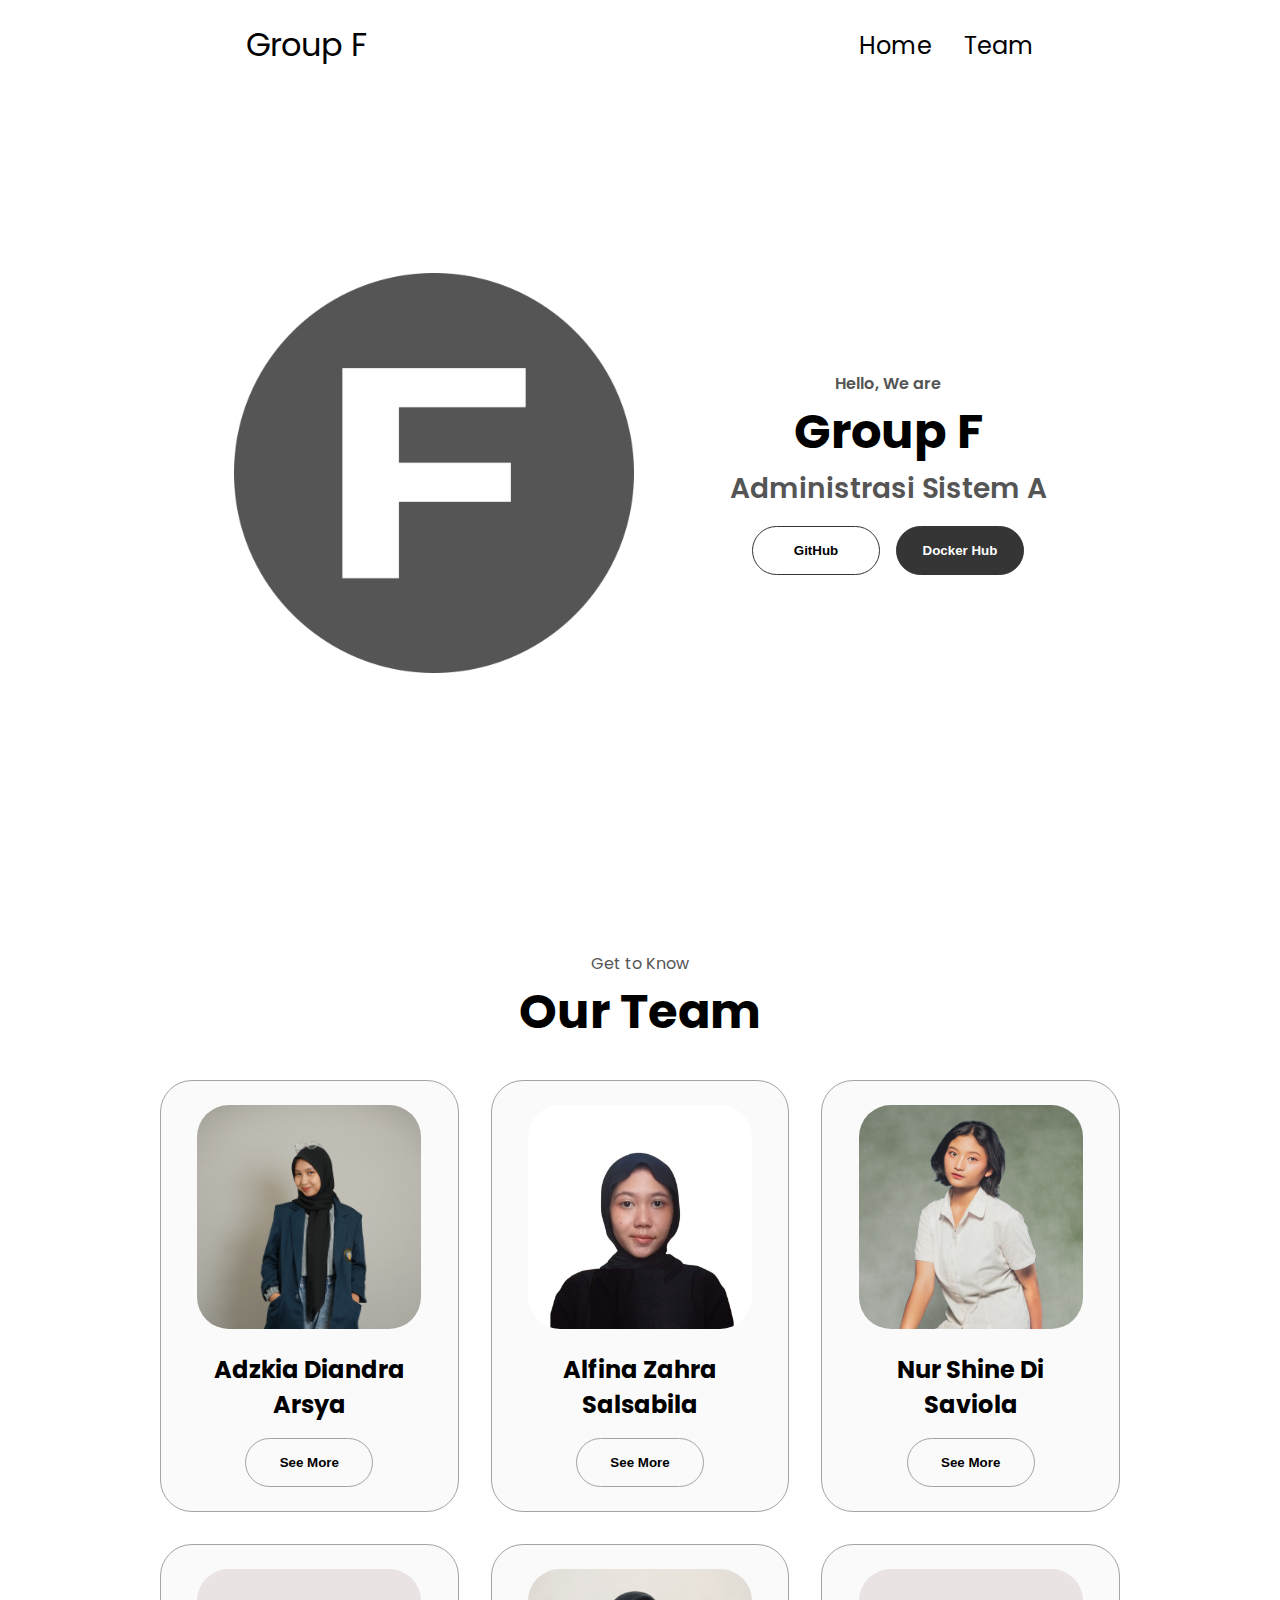
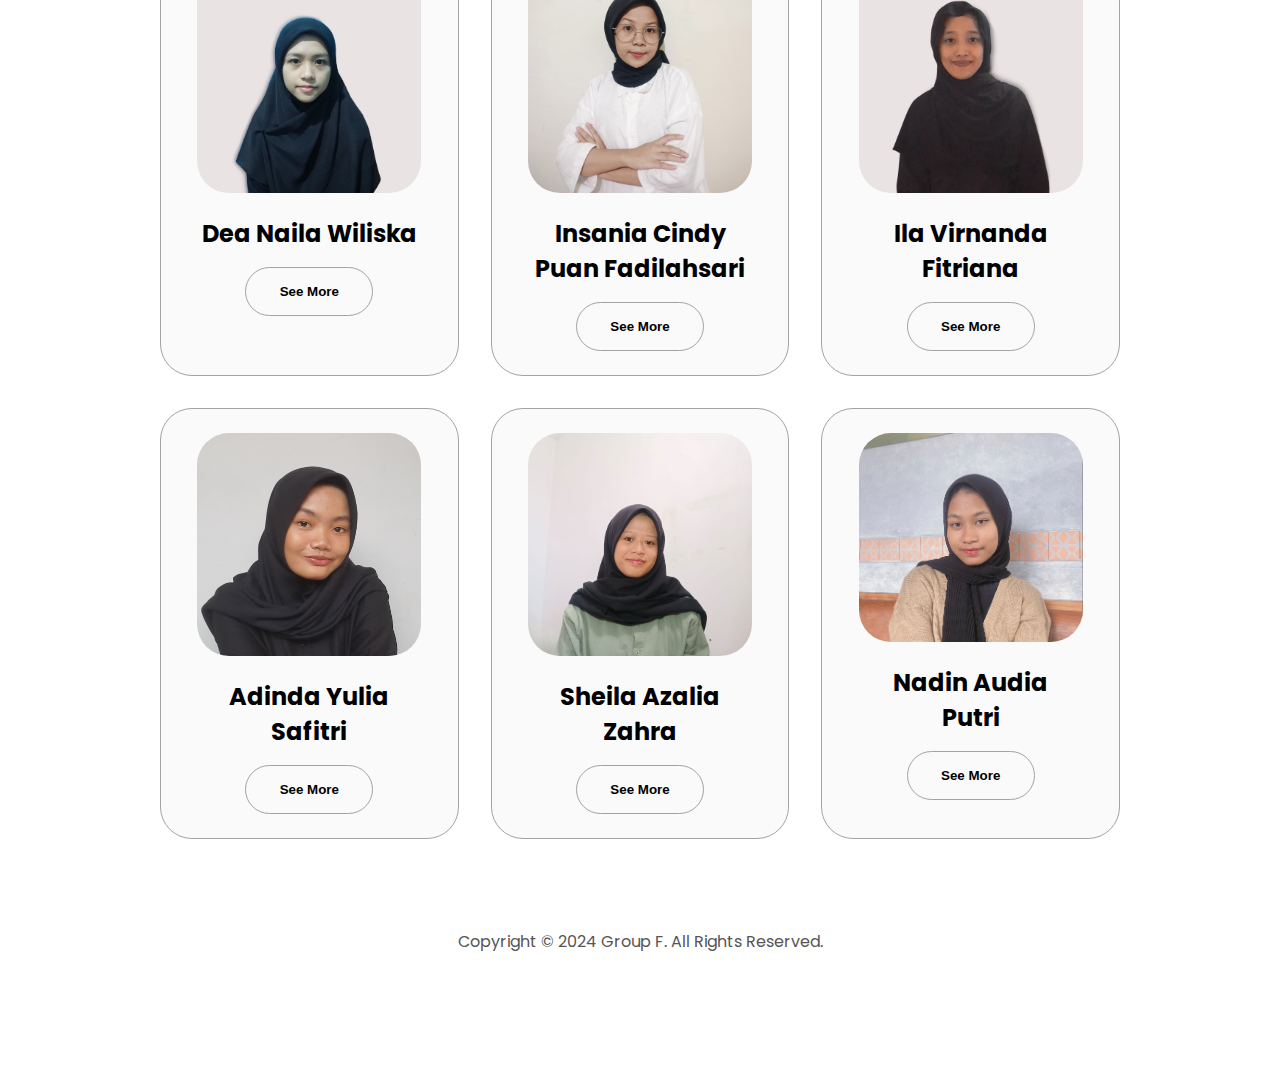
<file: index.html>
<!DOCTYPE html>
<html lang="en">
  <head>
    <meta charset="UTF-8" />
    <meta http-equiv="X-UA-Compatible" content="IE=edge" />
    <meta name="viewport" content="width=device-width, initial-scale=1.0" />
    <title>Group F</title>
    <link rel="stylesheet" href="style.css" />
    <link rel="stylesheet" href="mediaqueries.css" />
  </head>
  <body>
    <nav id="desktop-nav">
      <div class="logo">Group F</div>
      <div>
        <ul class="nav-links">
          <li><a href="#desktop-nav">Home</a></li>
          <li><a href="#team">Team</a></li>
        </ul>
      </div>
    </nav>
    <nav id="hamburger-nav">
      <div class="logo">Group F</div>
      <div class="hamburger-menu">
        <div class="hamburger-icon" onclick="toggleMenu()">
          <span></span>
          <span></span>
          <span></span>
        </div>
        <div class="menu-links">
          <li><a href="#desktop-nav" onclick="toggleMenu()">Home</a></li>
          <li><a href="#team" onclick="toggleMenu()">Team</a></li>
        </div>
      </div>
    </nav>
    <section id="profile">
      <div class="section__pic-container">
        <img src="./assets/ic_groupf.png" alt="Group F" />
      </div>
      <div class="section__text">
        <p class="section__text__p1">Hello, We are</p>
        <h1 class="title">Group F</h1>
        <p class="section__text__p2">Administrasi Sistem A</p>
        <div class="btn-container">
          <button class="btn btn-color-2" onclick="location.href='https://github.com/nurshineds/groupf-adsis'">
            GitHub
          </button>
          <button class="btn btn-color-1" onclick="location.href='https://hub.docker.com/repository/docker/namarepository'">
            Docker Hub
          </button>
        </div>
      </div>
    </section>


    <section id="team">
      <p class="section__text__p1">Get to Know</p>
      <h1 class="title">Our Team</h1>
      <div class="experience-details-container">
        <div class="about-containers">
          <div class="details-container color-container">
            <div class="article-container">
              <img
                src="./assets/kia.JPG"
                alt="Adzkia Diandra"
                class="project-img"
              />
            </div>
            <h2 class="experience-sub-title project-title">Adzkia Diandra Arsya</h2>
            <div class="btn-container">
              <button
                class="btn btn-color-2 project-btn"
                onclick="location.href='kia.html'"
              >
                See More
              </button>
            </div>
          </div>
          <div class="details-container color-container">
            <div class="article-container">
              <img
                src="./assets/Fina.jpg"
                alt="Alfina Zahra Salsabila"
                class="project-img"
              />
            </div>
            <h2 class="experience-sub-title project-title">Alfina Zahra Salsabila</h2>
 <div class="btn-container">
              <button
                class="btn btn-color-2 project-btn"
                onclick="location.href='fina.html'"
              >
                See More
              </button>
            </div>
          </div>
          <div class="details-container color-container">
            <div class="article-container">
              <img
                src="./assets/vio.jpg"
                alt="Nur Shine Di Saviola"
                class="project-img"
              />
            </div>
            <h2 class="experience-sub-title project-title">Nur Shine Di Saviola</h2>
 <div class="btn-container">
              <button
                class="btn btn-color-2 project-btn"
                onclick="location.href='vio.html'"
              >
                See More
              </button>
            </div>
          </div>
        </div>
      </div>
            <div class="experience-details-container">
        <div class="about-containers">
          <div class="details-container color-container">
            <div class="article-container">
              <img
                src="./assets/Dea.jpg"
                alt="Dea Naila Wiliska"
                class="project-img"
              />
            </div>
            <h2 class="experience-sub-title project-title">Dea Naila Wiliska</h2>
            <div class="btn-container">
              <button
                class="btn btn-color-2 project-btn"
                onclick="location.href='dea.html'"
              >
                See More
              </button>
            </div>
          </div>
          <div class="details-container color-container">
            <div class="article-container">
              <img
                src="./assets/cindy.jpg"
                alt="Insania Cindy Puan Fadilahsari"
                class="project-img"
              />
            </div>
            <h2 class="experience-sub-title project-title">Insania Cindy Puan Fadilahsari</h2>
 <div class="btn-container">
              <button
                class="btn btn-color-2 project-btn"
                onclick="location.href='cindy.html'"
              >
                See More
              </button>
            </div>
          </div>
          <div class="details-container color-container">
            <div class="article-container">
              <img
                src="./assets/Ila.jpg"
                alt="Ila Vernanda Fitriana"
                class="project-img"
              />
            </div>
            <h2 class="experience-sub-title project-title">Ila Virnanda Fitriana</h2>
 <div class="btn-container">
              <button
                class="btn btn-color-2 project-btn"
                onclick="location.href='ila.html'"
              >
                See More
              </button>
            </div>
          </div>
        </div>
      </div>
            <div class="experience-details-container">
        <div class="about-containers">
          <div class="details-container color-container">
            <div class="article-container">
              <img
                src="./assets/dinda.jpg"
                alt="Adinda Yulia Safitri"
                class="project-img"
              />
            </div>
            <h2 class="experience-sub-title project-title">Adinda Yulia Safitri</h2>
            <div class="btn-container">
              <button
                class="btn btn-color-2 project-btn"
                onclick="location.href='dinda.html'"
              >
                See More
              </button>
            </div>
          </div>
          <div class="details-container color-container">
            <div class="article-container">
              <img
                src="./assets/Sheila.jpg"
                alt="Sheila Azalia Zahra"
                class="project-img"
              />
            </div>
            <h2 class="experience-sub-title project-title">Sheila Azalia Zahra</h2>
 <div class="btn-container">
              <button
                class="btn btn-color-2 project-btn"
                onclick="location.href='sheila.html'"
              >
                See More
              </button>
            </div>
          </div>
          <div class="details-container color-container">
            <div class="article-container">
              <img
                src="./assets/Nadin.png"
                alt="Nadin Audia Putri"
                class="project-img"
              />
            </div>
            <h2 class="experience-sub-title project-title">Nadin Audia Putri</h2>
 <div class="btn-container">
              <button
                class="btn btn-color-2 project-btn"
                onclick="location.href='nadin.html'"
              >
                See More
              </button>
            </div>
          </div>
        </div>
      </div>
    </section>
    <footer>
      <p>Copyright &#169; 2024 Group F. All Rights Reserved.</p>
    </footer>
    <script src="script.js"></script>
  </body>
</html>
</file>
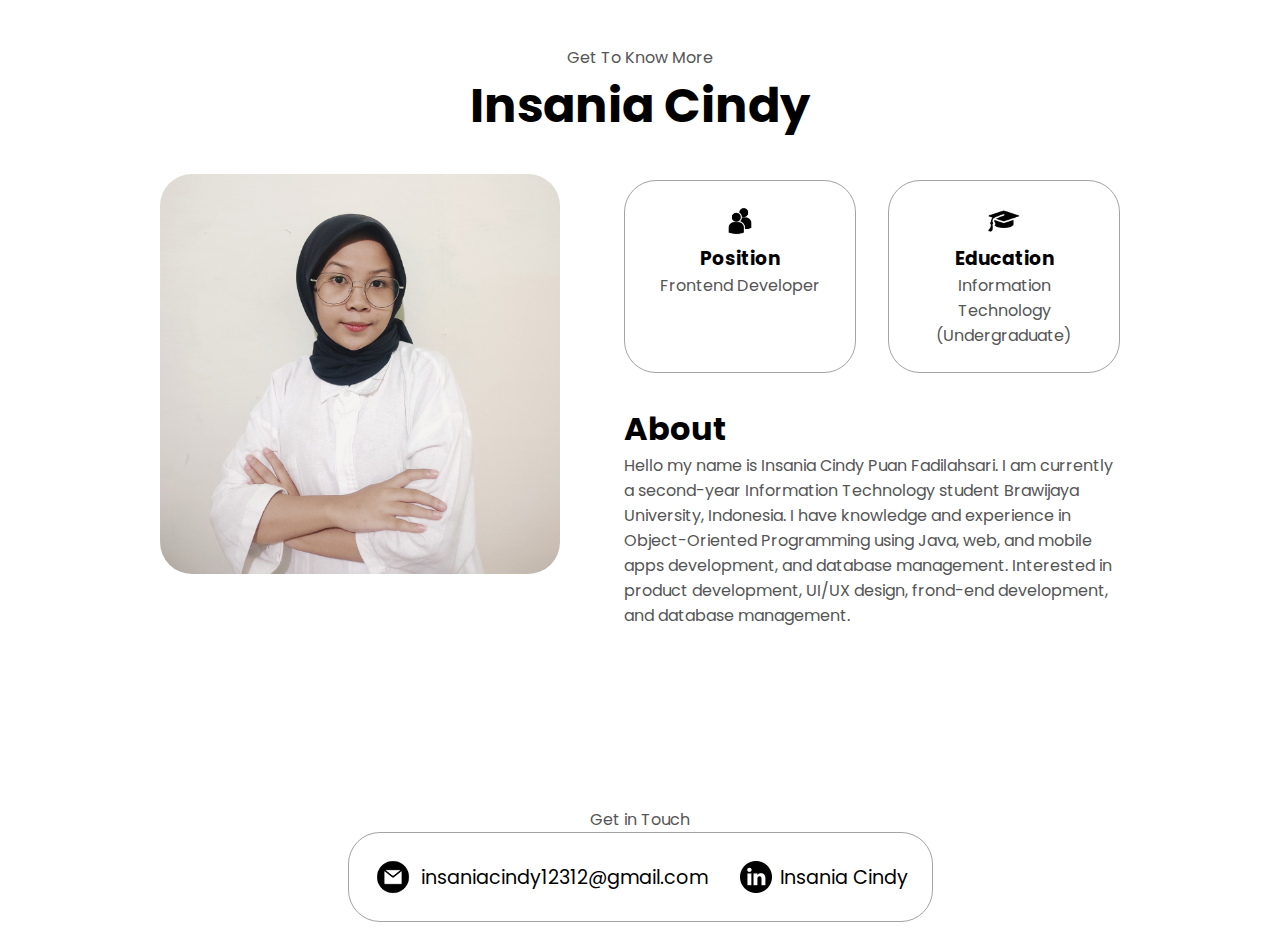
<file: cindy.html>
<!DOCTYPE html>
<html lang="en">
  <head>
    <meta charset="UTF-8" />
    <meta http-equiv="X-UA-Compatible" content="IE=edge" />
    <meta name="viewport" content="width=device-width, initial-scale=1.0" />
    <title>Group F</title>
    <link rel="stylesheet" href="persona.css" />
    <link rel="stylesheet" href="mediaqueries.css" />
  </head>
  <body>

    <section id="about">
      <p class="section__text__p1">Get To Know More</p>
      <h1 class="title">Insania Cindy</h1>
      <div class="section-container">
        <div class="section__pic-container">
          <img
            src="./assets/cindy.jpg"
            alt="Profile picture"
            class="about-pic"
          />
        </div>
        <div class="about-details-container">
          <div class="about-containers">
            <div class="details-container">
              <img
                src="./assets/education.png"
                alt="Experience icon"
                class="icon"
              />
              <h3>Position</h3>
              <p>Frontend Developer</p>
            </div>
            <div class="details-container">
              <img
                src="./assets/pngegg.png"
                alt="Education icon"
                class="icon"
              />
              <h3>Education</h3>
              <p>Information Technology (Undergraduate)</p>
            </div>
          </div>
          <div class="text-container">
            <h1>About</h1>
            <p>
              Hello my name is Insania Cindy Puan Fadilahsari. I am currently a second-year Information Technology student Brawijaya University, Indonesia. I have knowledge and experience in Object-Oriented Programming using Java, web, and mobile apps development, and database management. Interested in product development, UI/UX design, frond-end development, and database management.
            </p>
          </div>
        </div>
      </div>
    </section>
    <section id="contact">
      <p class="section__text__p1">Get in Touch</p>
      <div class="contact-info-upper-container">
        <div class="contact-info-container">
          <img
            src="./assets/email.png"
            alt="Email icon"
            class="icon contact-icon email-icon"
          />
          <p><a href="mailto:insaniacindy12312@gmail.com">insaniacindy12312@gmail.com</a></p>
        </div>
        <div class="contact-info-container">
          <img
            src="./assets/linkedin.png"
            alt="LinkedIn icon"
            class="icon contact-icon"
          />
          <p><a href="https://www.linkedin.com/in/insaniacindy">Insania Cindy</a></p>
        </div>
      </div>
    </section>
    <script src="script.js"></script>
  </body>
</html>
</file>
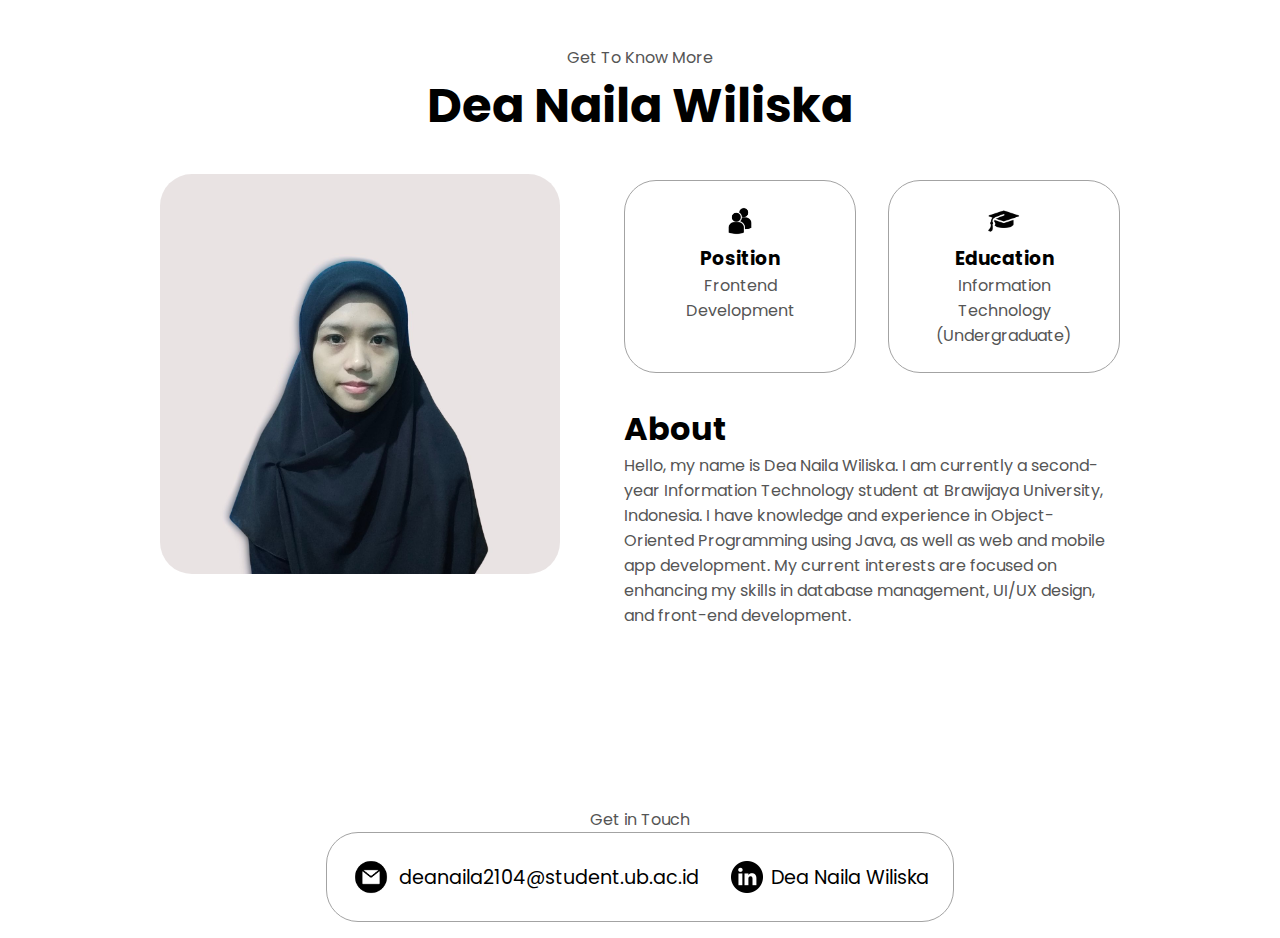
<file: dea.html>
<!DOCTYPE html>
<html lang="en">
  <head>
    <meta charset="UTF-8" />
    <meta http-equiv="X-UA-Compatible" content="IE=edge" />
    <meta name="viewport" content="width=device-width, initial-scale=1.0" />
    <title>Group F</title>
    <link rel="stylesheet" href="persona.css" />
    <link rel="stylesheet" href="mediaqueries.css" />
  </head>
  <body>

    <section id="about">
      <p class="section__text__p1">Get To Know More</p>
      <h1 class="title">Dea Naila Wiliska</h1>
      <div class="section-container">
        <div class="section__pic-container">
          <img
            src="./assets/Dea.jpg"
            alt="Profile picture"
            class="about-pic"
          />
        </div>
        <div class="about-details-container">
          <div class="about-containers">
            <div class="details-container">
              <img
                src="./assets/education.png"
                alt="Experience icon"
                class="icon"
              />
              <h3>Position</h3>
              <p>Frontend Development</p>
            </div>
            <div class="details-container">
              <img
                src="./assets/pngegg.png"
                alt="Education icon"
                class="icon"
              />
              <h3>Education</h3>
              <p>Information Technology (Undergraduate)</p>
            </div>
          </div>
          <div class="text-container">
            <h1>About</h1>
            <p>
              Hello, my name is Dea Naila Wiliska. I am currently a second-year Information Technology student at Brawijaya University, Indonesia. I have knowledge and experience in Object-Oriented Programming using Java, as well as web and mobile app development. My current interests are focused on enhancing my skills in database management, UI/UX design, and front-end development.
            </p>
          </div>
        </div>
      </div>
    </section>
    <section id="contact">
      <p class="section__text__p1">Get in Touch</p>
      <div class="contact-info-upper-container">
        <div class="contact-info-container">
          <img
            src="./assets/email.png"
            alt="Email icon"
            class="icon contact-icon email-icon"
          />
          <p><a href="mailto:deanaila2104@student.ub.ac.id">deanaila2104@student.ub.ac.id</a></p>
        </div>
        <div class="contact-info-container">
          <img
            src="./assets/linkedin.png"
            alt="LinkedIn icon"
            class="icon contact-icon"
          />
          <p><a href="https://www.linkedin.com/in/deanailawiliska">Dea Naila Wiliska</a></p>
        </div>
      </div>
    </section>
    <script src="script.js"></script>
  </body>
</html>
</file>
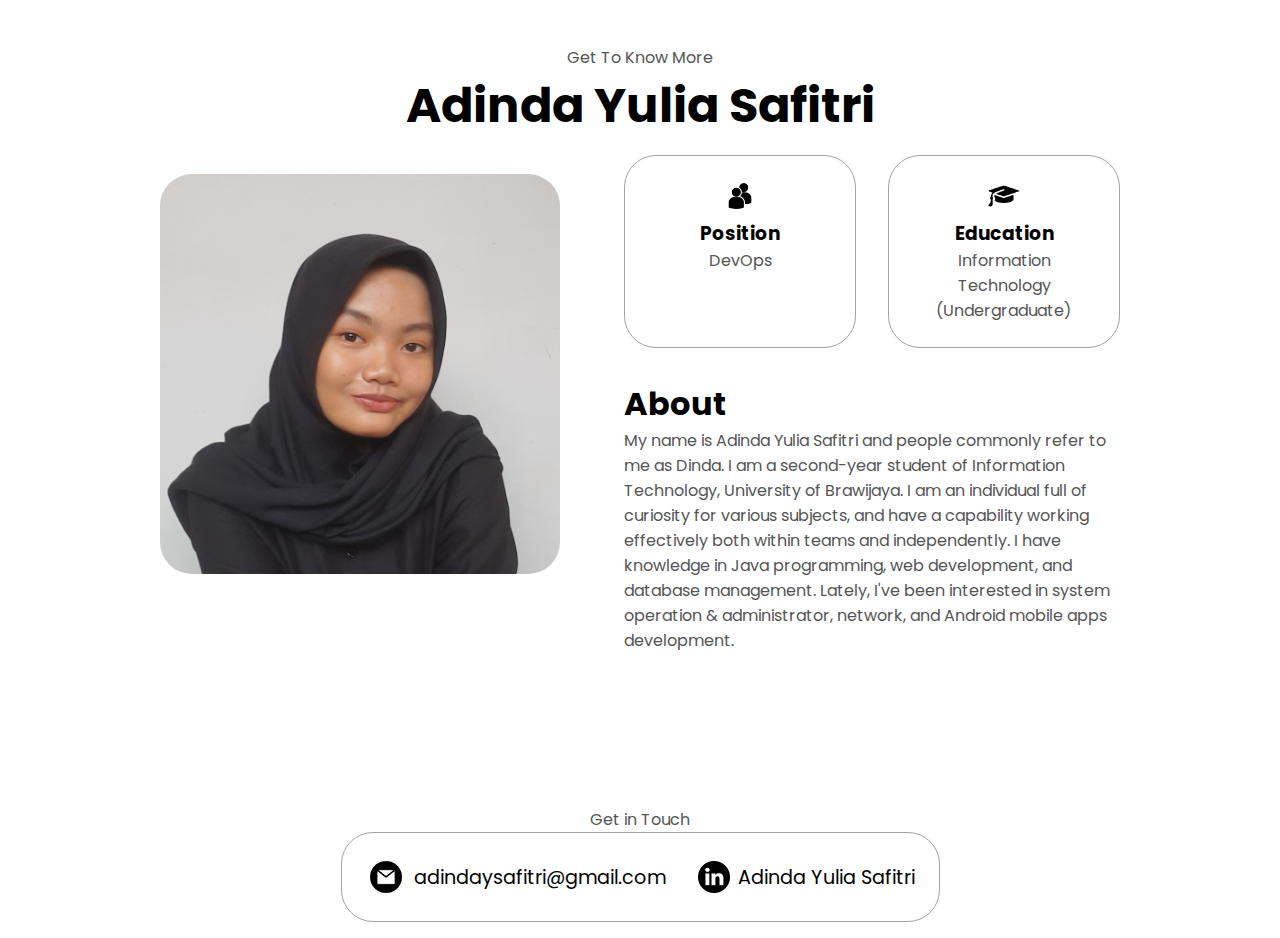
<file: dinda.html>
<!DOCTYPE html>
<html lang="en">
  <head>
    <meta charset="UTF-8" />
    <meta http-equiv="X-UA-Compatible" content="IE=edge" />
    <meta name="viewport" content="width=device-width, initial-scale=1.0" />
    <title>Group F</title>
    <link rel="stylesheet" href="persona.css" />
    <link rel="stylesheet" href="mediaqueries.css" />
  </head>
  <body>

    <section id="about">
      <p class="section__text__p1">Get To Know More</p>
      <h1 class="title">Adinda Yulia Safitri</h1>
      <div class="section-container">
        <div class="section__pic-container">
          <img
            src="./assets/dinda.jpg"
            alt="Profile picture"
            class="about-pic"
          />
        </div>
        <div class="about-details-container">
          <div class="about-containers">
            <div class="details-container">
              <img
                src="./assets/education.png"
                alt="Experience icon"
                class="icon"
              />
              <h3>Position</h3>
              <p>DevOps</p>
            </div>
            <div class="details-container">
              <img
                src="./assets/pngegg.png"
                alt="Education icon"
                class="icon"
              />
              <h3>Education</h3>
              <p>Information Technology (Undergraduate)</p>
            </div>
          </div>
          <div class="text-container">
            <h1>About</h1>
            <p>
              My name is Adinda Yulia Safitri and people commonly refer 
              to me as Dinda. I am a second-year student of Information 
              Technology, University of Brawijaya. I am an individual full 
              of curiosity for various subjects, and have a capability working 
              effectively both within teams and independently. I have knowledge 
              in Java programming, web development, and database management. 
              Lately, I've been interested in system operation & administrator, 
              network, and Android mobile apps development.  
            </p>
          </div>
        </div>
      </div>
    </section>
    <section id="contact">
      <p class="section__text__p1">Get in Touch</p>
      <div class="contact-info-upper-container">
        <div class="contact-info-container">
          <img
            src="./assets/email.png"
            alt="Email icon"
            class="icon contact-icon email-icon"
          />
          <p><a href="mailto:adindaysafitri@gmail.com">adindaysafitri@gmail.com</a></p>
        </div>
        <div class="contact-info-container">
          <img
            src="./assets/linkedin.png"
            alt="LinkedIn icon"
            class="icon contact-icon"
          />
          <p><a href="https://www.linkedin.com/in/adinda-yulia-safitri-b8b06a263/">Adinda Yulia Safitri</a></p>
        </div>
      </div>
    </section>
    <script src="script.js"></script>
  </body>
</html>
</file>
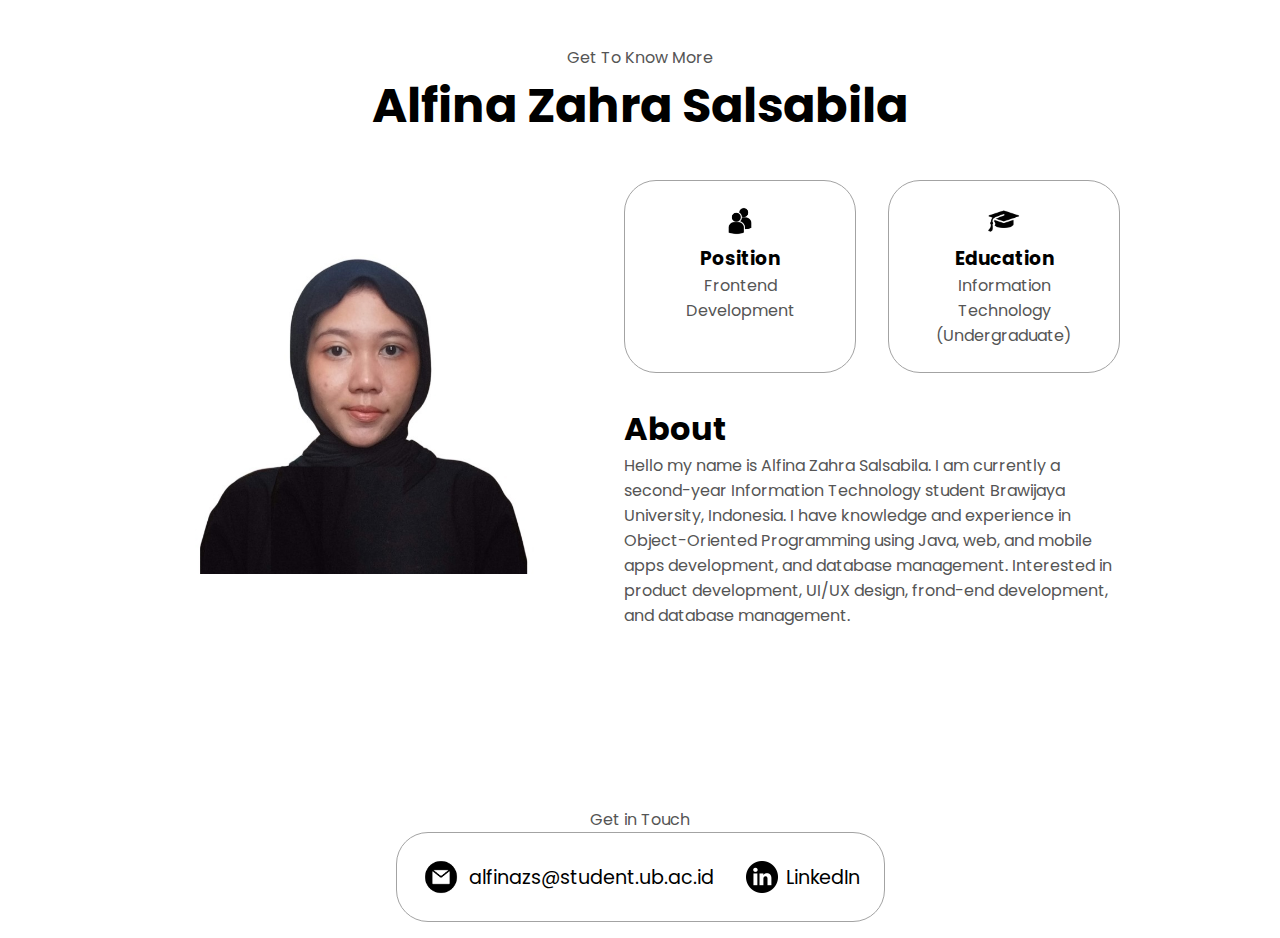
<file: fina.html>
<!DOCTYPE html>
<html lang="en">
  <head>
    <meta charset="UTF-8" />
    <meta http-equiv="X-UA-Compatible" content="IE=edge" />
    <meta name="viewport" content="width=device-width, initial-scale=1.0" />
    <title>Group F</title>
    <link rel="stylesheet" href="persona.css" />
    <link rel="stylesheet" href="mediaqueries.css" />
  </head>
  <body>

    <section id="about">
      <p class="section__text__p1">Get To Know More</p>
      <h1 class="title">Alfina Zahra Salsabila</h1>
      <div class="section-container">
        <div class="section__pic-container">
          <img
            src="./assets/Fina.jpg"
            alt="Profile picture"
            class="about-pic"
          />
        </div>
        <div class="about-details-container">
          <div class="about-containers">
            <div class="details-container">
              <img
                src="./assets/education.png"
                alt="Experience icon"
                class="icon"
              />
              <h3>Position</h3>
              <p>Frontend Development</p>
            </div>
            <div class="details-container">
              <img
                src="./assets/pngegg.png"
                alt="Education icon"
                class="icon"
              />
              <h3>Education</h3>
              <p>Information Technology (Undergraduate)</p>
            </div>
          </div>
          <div class="text-container">
            <h1>About</h1>
            <p>
              Hello my name is Alfina Zahra Salsabila. I am currently a second-year Information Technology student Brawijaya University, Indonesia. I have knowledge and experience in Object-Oriented Programming using Java, web, and mobile apps development, and database management. Interested in product development, UI/UX design, frond-end development, and database management.
            </p>
          </div>
        </div>
      </div>
    </section>
    <section id="contact">
      <p class="section__text__p1">Get in Touch</p>
      <div class="contact-info-upper-container">
        <div class="contact-info-container">
          <img
            src="./assets/email.png"
            alt="Email icon"
            class="icon contact-icon email-icon"
          />
          <p><a href="mailto:examplemail@gmail.com">alfinazs@student.ub.ac.id </a></p>
        </div>
        <div class="contact-info-container">
          <img
            src="./assets/linkedin.png"
            alt="LinkedIn icon"
            class="icon contact-icon"
          />
          <p><a href="https://www.linkedin.com/in/alfinazs/ ">LinkedIn</a></p>
        </div>
      </div>
    </section>
    <script src="script.js"></script>
  </body>
</html>
</file>
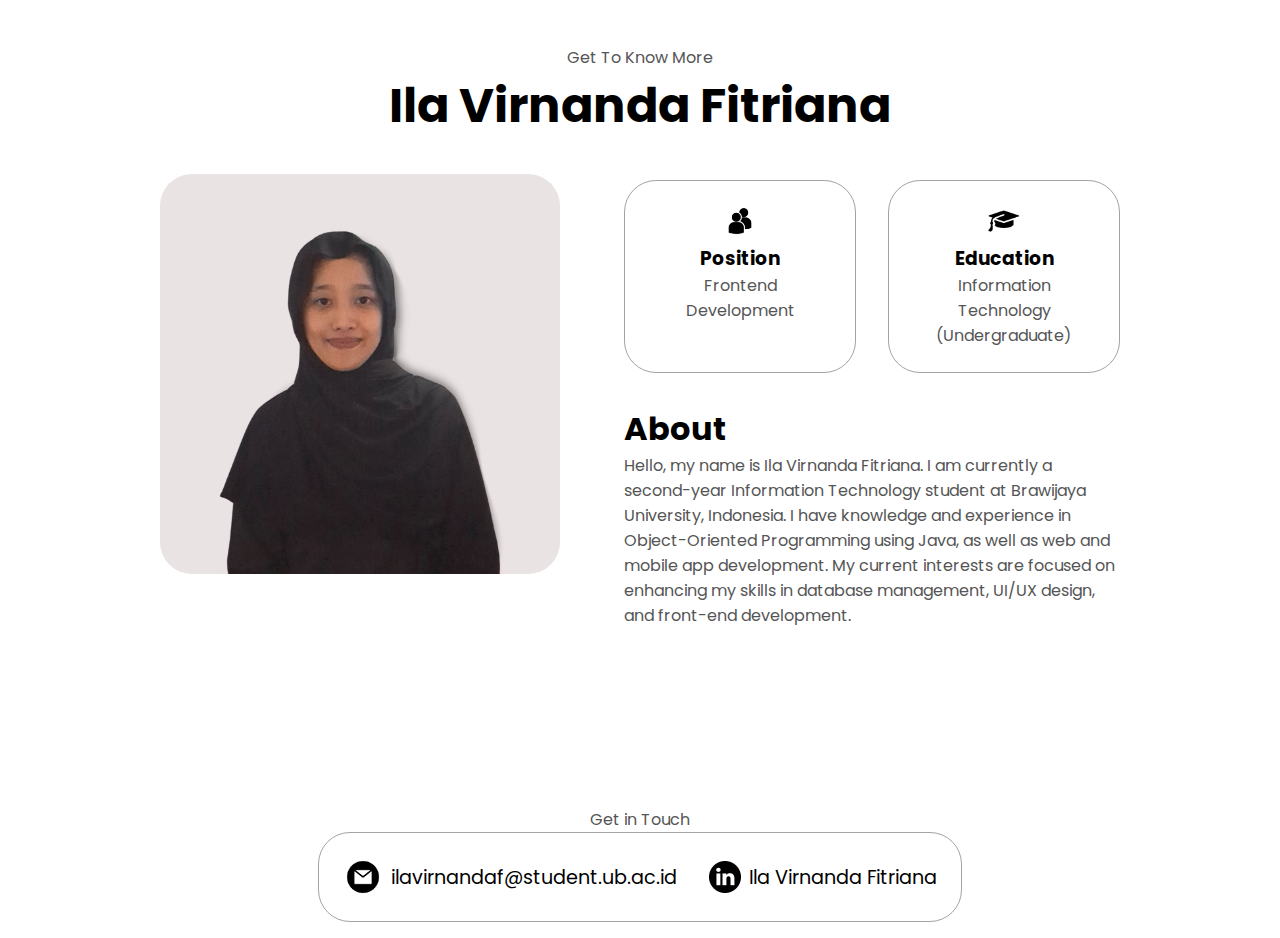
<file: ila.html>
<!DOCTYPE html>
<html lang="en">
  <head>
    <meta charset="UTF-8" />
    <meta http-equiv="X-UA-Compatible" content="IE=edge" />
    <meta name="viewport" content="width=device-width, initial-scale=1.0" />
    <title>Group F</title>
    <link rel="stylesheet" href="persona.css" />
    <link rel="stylesheet" href="mediaqueries.css" />
  </head>
  <body>

    <section id="about">
      <p class="section__text__p1">Get To Know More</p>
      <h1 class="title">Ila Virnanda Fitriana</h1>
      <div class="section-container">
        <div class="section__pic-container">
          <img
            src="./assets/Ila.jpg"
            alt="Profile picture"
            class="about-pic"
          />
        </div>
        <div class="about-details-container">
          <div class="about-containers">
            <div class="details-container">
              <img
                src="./assets/education.png"
                alt="Experience icon"
                class="icon"/>
              <h3>Position</h3>
              <p>Frontend Development</p>
            </div>
            <div class="details-container">
                <img
                  src="./assets/pngegg.png"
                  alt="Education icon"
                  class="icon"
                />
                <h3>Education</h3>
                <p>Information Technology (Undergraduate)</p>
            </div>
          </div>
          <div class="text-container">
            <h1>About</h1>
            <p>
              Hello, my name is Ila Virnanda Fitriana. I am currently a second-year Information Technology student at Brawijaya University, Indonesia. I have knowledge and experience in Object-Oriented Programming using Java, as well as web and mobile app development. My current interests are focused on enhancing my skills in database management, UI/UX design, and front-end development.
            </p>
          </div>
        </div>
      </div>
    </section>
    <section id="contact">
      <p class="section__text__p1">Get in Touch</p>
      <div class="contact-info-upper-container">
        <div class="contact-info-container">
          <img
            src="./assets/email.png"
            alt="Email icon"
            class="icon contact-icon email-icon"
          />
          <p><a href="mailto:ilavirnandaf@student.ub.ac.id">ilavirnandaf@student.ub.ac.id</a></p>
        </div>
        <div class="contact-info-container">
          <img
            src="./assets/linkedin.png"
            alt="LinkedIn icon"
            class="icon contact-icon"
          />
          <p><a href="https://www.linkedin.com/in/ilavirnandafitriana">Ila Virnanda Fitriana</a></p>
        </div>
      </div>
    </section>
    <script src="script.js"></script>
  </body>
</html>
</file>
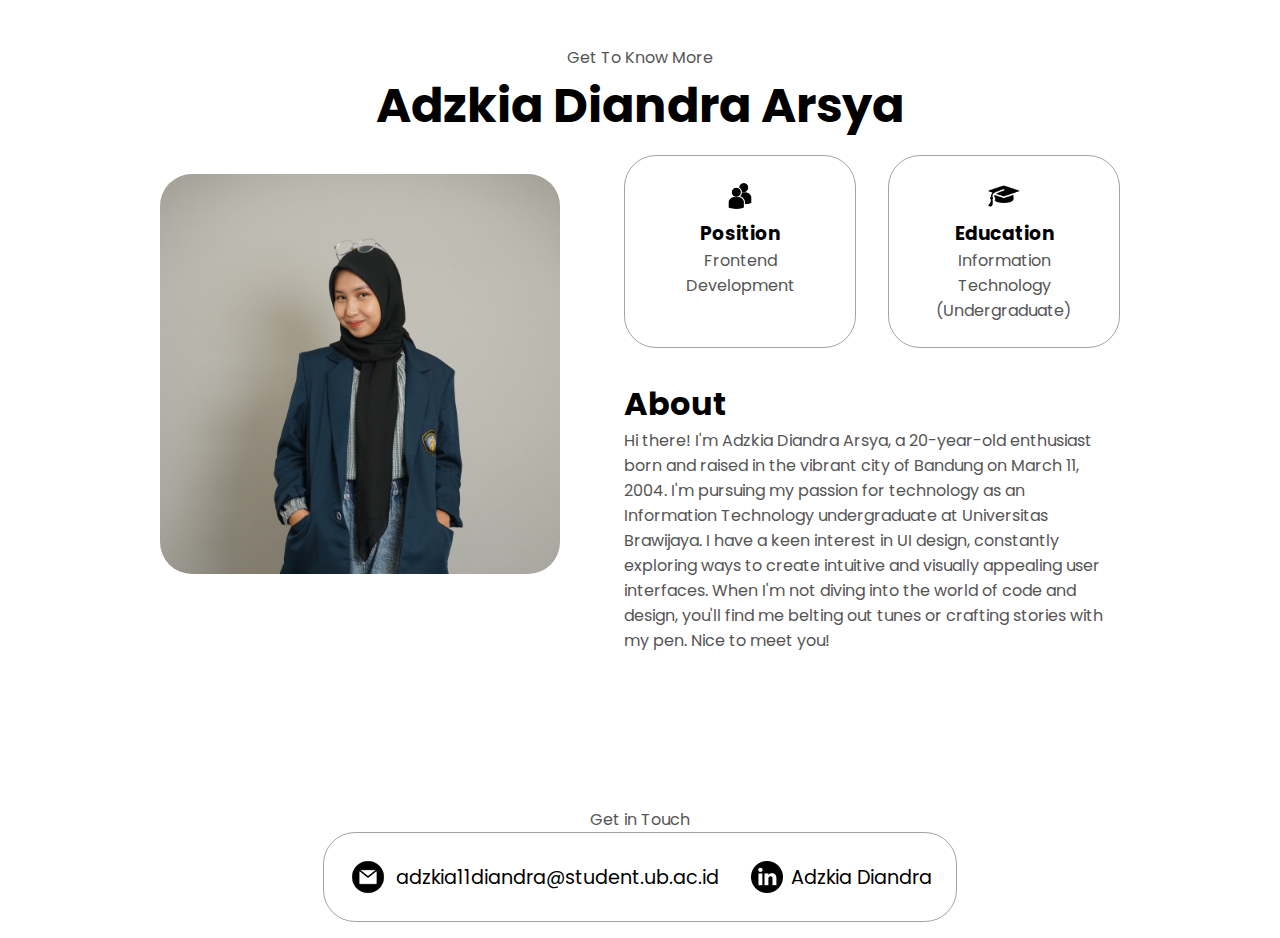
<file: kia.html>
<!DOCTYPE html>
<html lang="en">
  <head>
    <meta charset="UTF-8" />
    <meta http-equiv="X-UA-Compatible" content="IE=edge" />
    <meta name="viewport" content="width=device-width, initial-scale=1.0" />
    <title>Group F</title>
    <link rel="stylesheet" href="persona.css" />
    <link rel="stylesheet" href="mediaqueries.css" />
  </head>
  <body>

    <section id="about">
      <p class="section__text__p1">Get To Know More</p>
      <h1 class="title">Adzkia Diandra Arsya</h1>
      <div class="section-container">
        <div class="section__pic-container">
          <img
            src="./assets/kia.JPG"
            alt="Profile picture"
            class="about-pic"
          />
        </div>
        <div class="about-details-container">
          <div class="about-containers">
            <div class="details-container">
              <img
                src="./assets/education.png"
                alt="Experience icon"
                class="icon"
              />
              <h3>Position</h3>
              <p>Frontend Development</p>
            </div>
            <div class="details-container">
              <img
                src="./assets/pngegg.png"
                alt="Education icon"
                class="icon"
              />
              <h3>Education</h3>
              <p>Information Technology (Undergraduate)</p>
            </div>
          </div>
          <div class="text-container">
            <h1>About</h1>
            <p>
              Hi there! I'm Adzkia Diandra Arsya, a 20-year-old enthusiast born and raised in the vibrant city of Bandung on March 11, 2004. I'm pursuing my passion for technology as an Information Technology undergraduate at Universitas Brawijaya. I have a keen interest in UI design, constantly exploring ways to create intuitive and visually appealing user interfaces. When I'm not diving into the world of code and design, you'll find me belting out tunes or crafting stories with my pen. Nice to meet you!
            </p>
          </div>
        </div>
      </div>
    </section>
    <section id="contact">
      <p class="section__text__p1">Get in Touch</p>
      <div class="contact-info-upper-container">
        <div class="contact-info-container">
          <img
            src="./assets/email.png"
            alt="Email icon"
            class="icon contact-icon email-icon"
          />
          <p><a href="mailto:adzkia11diandra@student.ub.ac.id">adzkia11diandra@student.ub.ac.id</a></p>
        </div>
        <div class="contact-info-container">
          <img
            src="./assets/linkedin.png"
            alt="LinkedIn icon"
            class="icon contact-icon"
          />
          <p><a href="https://www.linkedin.com/in/adzkia-diandra-aa876225a/">Adzkia Diandra</a></p>
        </div>
      </div>
    </section>
    <script src="script.js"></script>
  </body>
</html>
</file>
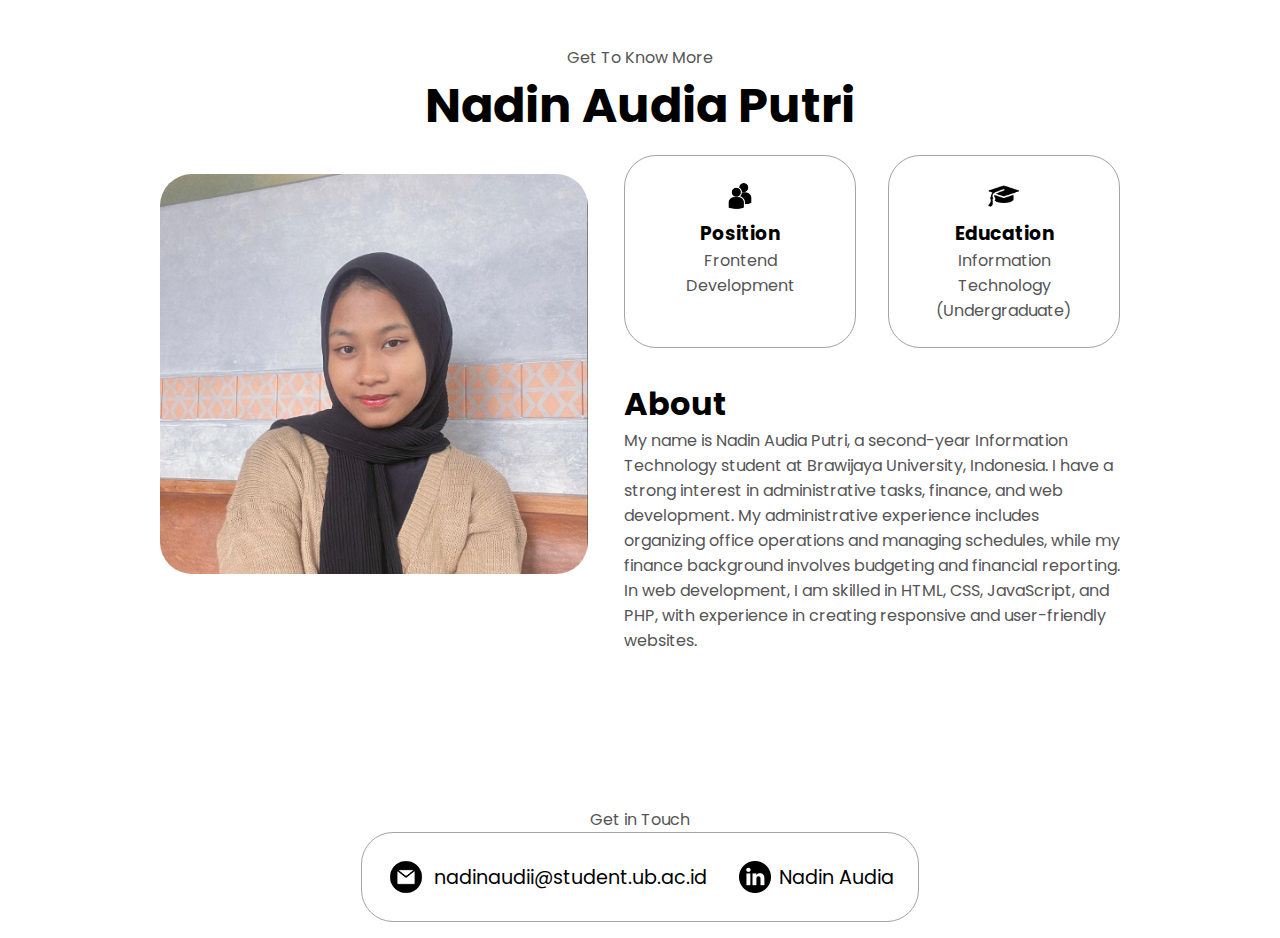
<file: nadin.html>
<!DOCTYPE html>
<html lang="en">
  <head>
    <meta charset="UTF-8" />
    <meta http-equiv="X-UA-Compatible" content="IE=edge" />
    <meta name="viewport" content="width=device-width, initial-scale=1.0" />
    <title>Group F</title>
    <link rel="stylesheet" href="persona.css" />
    <link rel="stylesheet" href="mediaqueries.css" />
  </head>
  <body>

    <section id="about">
      <p class="section__text__p1">Get To Know More</p>
      <h1 class="title">Nadin Audia Putri</h1>
      <div class="section-container">
        <div class="section__pic-container">
          <img
            src="./assets/Nadin.png"
            alt="Profile picture"
            class="about-pic"
          />
        </div>
        <div class="about-details-container">
          <div class="about-containers">
            <div class="details-container">
              <img
                src="./assets/education.png"
                alt="Experience icon"
                class="icon"
              />
              <h3>Position</h3>
              <p>Frontend Development</p>
            </div>
            <div class="details-container">
              <img
                src="./assets/pngegg.png"
                alt="Education icon"
                class="icon"
              />
              <h3>Education</h3>
              <p>Information Technology (Undergraduate)</p>
            </div>
          </div>
          <div class="text-container">
            <h1>About</h1>
            <p>
              My name is Nadin Audia Putri, a second-year Information Technology student at Brawijaya University, Indonesia. I have a strong interest in administrative tasks, finance, and web development. My administrative experience includes organizing office operations and managing schedules, while my finance background involves budgeting and financial reporting. In web development, I am skilled in HTML, CSS, JavaScript, and PHP, with experience in creating responsive and user-friendly websites.
            </p>
          </div>
        </div>
      </div>
    </section>
    <section id="contact">
      <p class="section__text__p1">Get in Touch</p>
      <div class="contact-info-upper-container">
        <div class="contact-info-container">
          <img
            src="./assets/email.png"
            alt="Email icon"
            class="icon contact-icon email-icon"
          />
          <p><a href="mailto:nadinaudii@student.ub.ac.id">nadinaudii@student.ub.ac.id</a></p>
        </div>
        <div class="contact-info-container">
          <img
            src="./assets/linkedin.png"
            alt="LinkedIn icon"
            class="icon contact-icon"
          />
          <p><a href="https://www.linkedin.com/in/nadinaudia">Nadin Audia</a></p>
        </div>
      </div>
    </section>
    <script src="script.js"></script>
  </body>
</html>
</file>
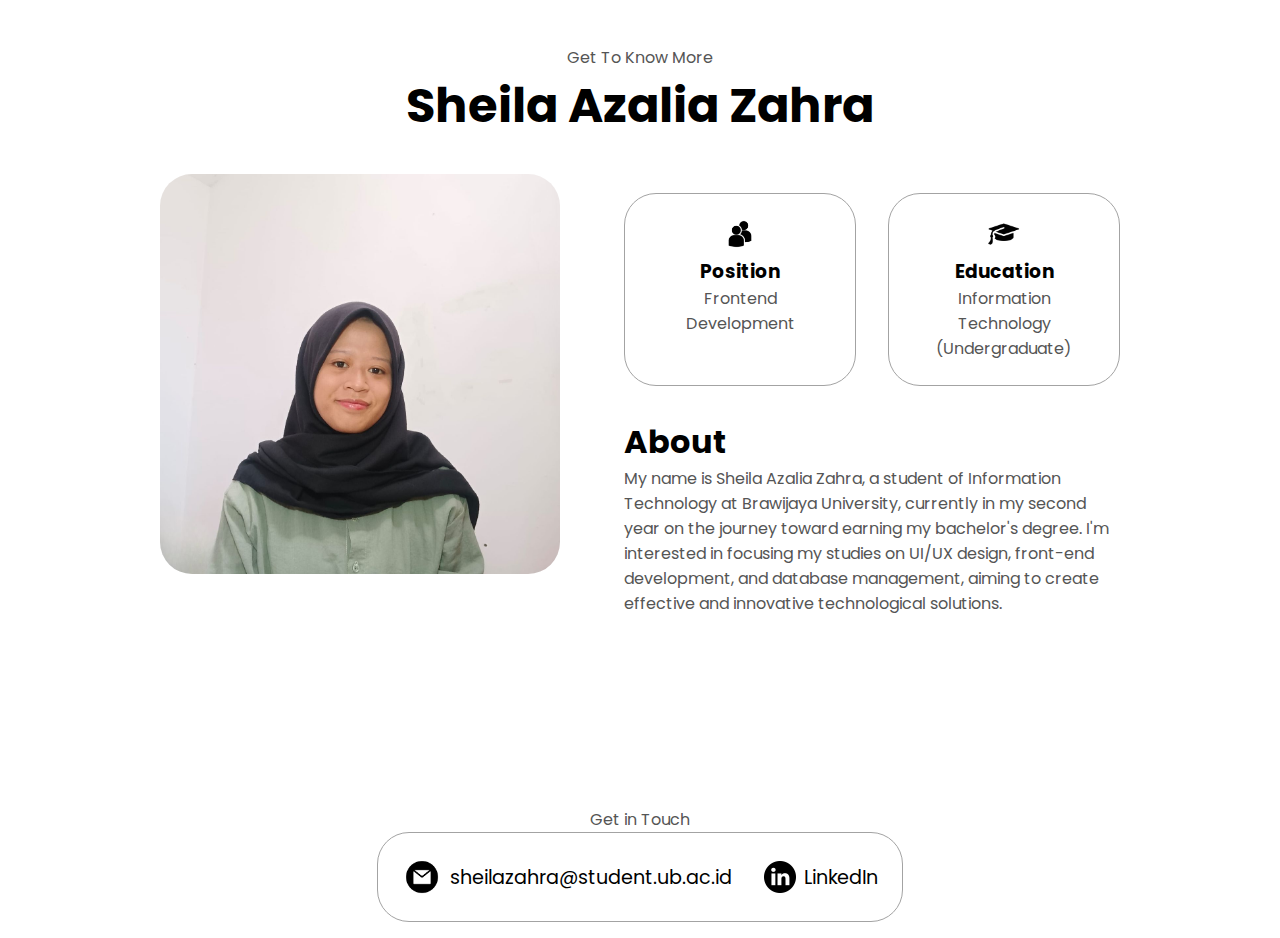
<file: sheila.html>
<!DOCTYPE html>
<html lang="en">
  <head>
    <meta charset="UTF-8" />
    <meta http-equiv="X-UA-Compatible" content="IE=edge" />
    <meta name="viewport" content="width=device-width, initial-scale=1.0" />
    <title>Group F</title>
    <link rel="stylesheet" href="persona.css" />
    <link rel="stylesheet" href="mediaqueries.css" />
  </head>
  <body>

    <section id="about">
      <p class="section__text__p1">Get To Know More</p>
      <h1 class="title">Sheila Azalia Zahra</h1>
      <div class="section-container">
        <div class="section__pic-container">
          <img
            src="./assets/Sheila.jpg"
            alt="Profile picture"
            class="about-pic"
          />
        </div>
        <div class="about-details-container">
          <div class="about-containers">
            <div class="details-container">
              <img
                src="./assets/education.png"
                alt="Experience icon"
                class="icon"
              />
              <h3>Position</h3>
              <p>Frontend Development</p>
            </div>
            <div class="details-container">
              <img
                src="./assets/pngegg.png"
                alt="Education icon"
                class="icon"
              />
              <h3>Education</h3>
              <p>Information Technology (Undergraduate)</p>
            </div>
          </div>
          <div class="text-container">
            <h1>About</h1>
            <p>
              My name is Sheila Azalia Zahra, a student of Information Technology at Brawijaya University, currently in my second year on the journey toward earning my bachelor's degree. I'm interested in focusing my studies on UI/UX design, front-end development, and database management, aiming to create effective and innovative technological solutions.
            </p>
          </div>
        </div>
      </div>
    </section>
    <section id="contact">
      <p class="section__text__p1">Get in Touch</p>
      <div class="contact-info-upper-container">
        <div class="contact-info-container">
          <img
            src="./assets/email.png"
            alt="Email icon"
            class="icon contact-icon email-icon"
          />
          <p><a href="mailto:sheilazahra@student.ub.ac.id">sheilazahra@student.ub.ac.id</a></p>
        </div>
        <div class="contact-info-container">
          <img
            src="./assets/linkedin.png"
            alt="LinkedIn icon"
            class="icon contact-icon"
          />
          <p><a href="https://www.linkedin.com">LinkedIn</a></p>
        </div>
      </div>
    </section>
    <script src="script.js"></script>
  </body>
</html>
</file>
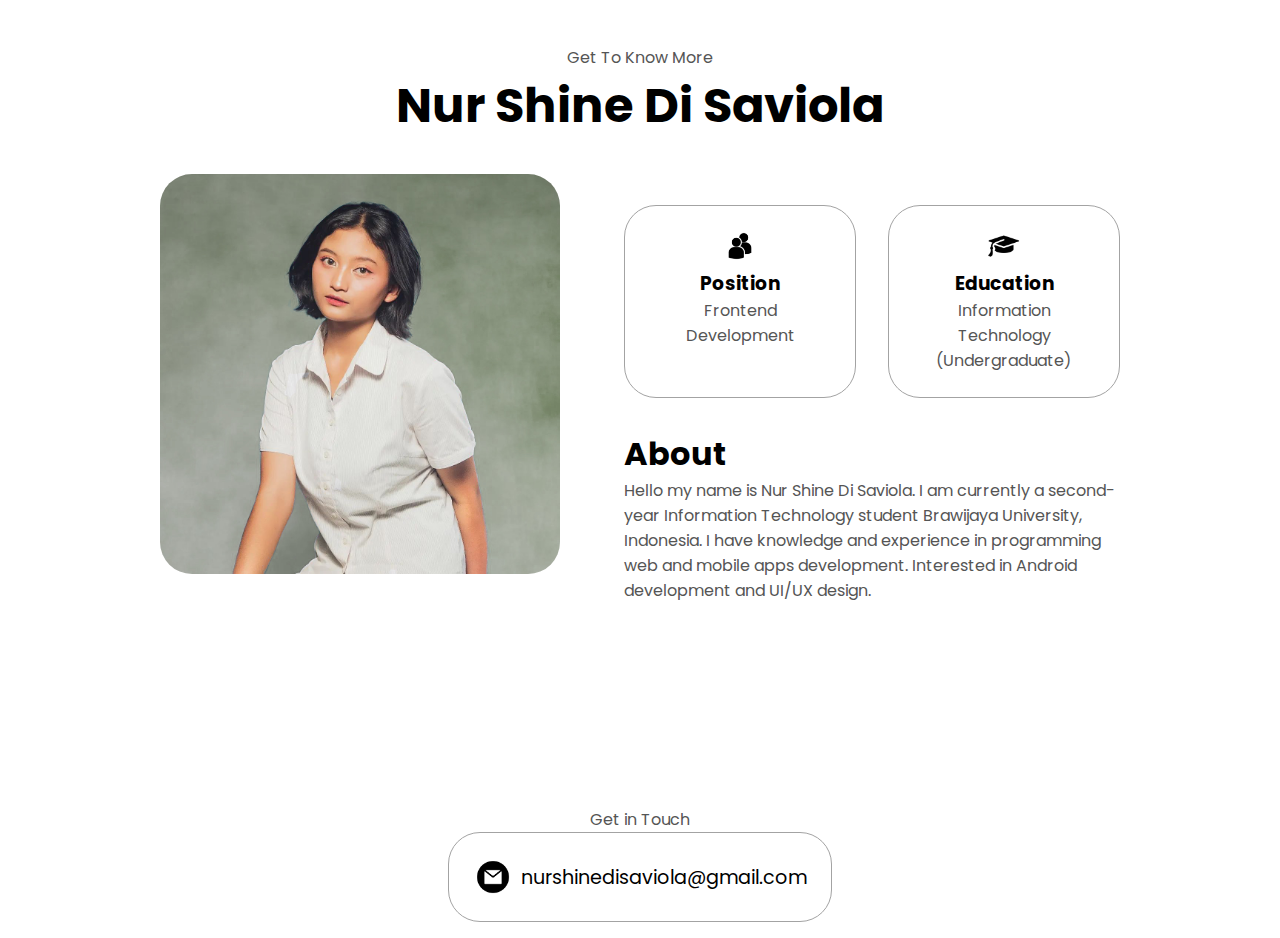
<file: vio.html>
<!DOCTYPE html>
<html lang="en">
  <head>
    <meta charset="UTF-8" />
    <meta http-equiv="X-UA-Compatible" content="IE=edge" />
    <meta name="viewport" content="width=device-width, initial-scale=1.0" />
    <title>Group F</title>
    <link rel="stylesheet" href="persona.css" />
    <link rel="stylesheet" href="mediaqueries.css" />
  </head>
  <body>

    <section id="about">
      <p class="section__text__p1">Get To Know More</p>
      <h1 class="title">Nur Shine Di Saviola</h1>
      <div class="section-container">
        <div class="section__pic-container">
          <img
            src="./assets/vio.jpg"
            alt="Profile picture"
            class="about-pic"
          />
        </div>
        <div class="about-details-container">
          <div class="about-containers">
            <div class="details-container">
              <img
                src="./assets/education.png"
                alt="Experience icon"
                class="icon"
              />
              <h3>Position</h3>
              <p>Frontend Development</p>
            </div>
            <div class="details-container">
              <img
                src="./assets/pngegg.png"
                alt="Education icon"
                class="icon"
              />
              <h3>Education</h3>
              <p>Information Technology (Undergraduate)</p>
            </div>
          </div>
          <div class="text-container">
            <h1>About</h1>
            <p>
              Hello my name is Nur Shine Di Saviola. I am currently a second-year Information Technology student Brawijaya University, Indonesia. I have knowledge and experience in programming web and mobile apps development. Interested in Android development and UI/UX design.
            </p>
          </div>
        </div>
      </div>
    </section>
    <section id="contact">
      <p class="section__text__p1">Get in Touch</p>
      <div class="contact-info-upper-container">
        <div class="contact-info-container">
          <img
            src="./assets/email.png"
            alt="Email icon"
            class="icon contact-icon email-icon"
          />
          <p><a href="mailto:examplemail@gmail.com">nurshinedisaviola@gmail.com</a></p>
        </div>
      </div>
    </section>
    <script src="script.js"></script>
  </body>
</html>
</file>
<file: style.css>
/* GENERAL */

@import url("https://fonts.googleapis.com/css2?family=Poppins:wght@300;400;500;600&display=swap");

* {
  margin: 0;
  padding: 0;
}

body {
  font-family: "Poppins", sans-serif;
}

html {
  scroll-behavior: smooth;
}

p {
  color: rgb(85, 85, 85);
}

/* TRANSITION */

a,
.btn {
  transition: all 300ms ease;
}

/* DESKTOP NAV */

nav,
.nav-links {
  display: flex;
}

nav {
  justify-content: space-around;
  align-items: center;
  height: 10vh;
}

.nav-links {
  gap: 2rem;
  list-style: none;
  font-size: 1.5rem;
}

a {
  color: black;
  text-decoration: none;
  text-decoration-color: white;
}

a:hover {
  color: grey;
  text-decoration: underline;
  text-underline-offset: 1rem;
  text-decoration-color: rgb(181, 181, 181);
}

.logo {
  font-size: 2rem;
}

.logo:hover {
  cursor: default;
}

/* HAMBURGER MENU */

#hamburger-nav {
  display: none;
}

.hamburger-menu {
  position: relative;
  display: inline-block;
}

.hamburger-icon {
  display: flex;
  flex-direction: column;
  justify-content: space-between;
  height: 24px;
  width: 30px;
  cursor: pointer;
}

.hamburger-icon span {
  width: 100%;
  height: 2px;
  background-color: black;
  transition: all 0.3 ease-in-out;
}

.menu-links {
  position: absolute;
  top: 100%;
  right: 0;
  background-color: white;
  width: fit-content;
  max-height: 0;
  overflow: hidden;
  transition: all 0.3 ease-in-out;
}

.menu-links a {
  display: block;
  padding: 10px;
  text-align: center;
  font-size: 1.5rem;
  color: black;
  text-decoration: none;
  transition: all 0.3 ease-in-out;
}

.menu-links li {
  list-style: none;
}

.menu-links.open {
  max-height: 300px;
}

.hamburger-icon.open span:first-child {
  transform: rotate(45deg) translate(10px, 5px);
}

.hamburger-icon.open span:nth-child(2) {
  opacity: 0;
}

.hamburger-icon.open span:last-child {
  transform: rotate(-45deg) translate(10px, -5px);
}

.hamburger-icon span:first-child {
  transform: none;
}

.hamburger-icon span:first-child {
  opacity: 1;
}

.hamburger-icon span:first-child {
  transform: none;
}

/* SECTIONS */

section {
  padding-top: 2vh;
  margin: 0 10rem;
  box-sizing: border-box;
  min-height: fit-content;
}

.section-container {
  display: flex;
}


/* PROFILE SECTION */

#profile {
  display: flex;
  justify-content: center;
  gap: 6rem;
  height: 80vh;
  margin-top: 0rem;
  margin-bottom: 3rem;

}

.section__pic-container {
  display: flex;
  height: 400px;
  width: 400px;
  margin: auto 0;
}

.section__text {
  align-self: center;
  text-align: center;
}

.section__text p {
  font-weight: 600;
}

.section__text__p1 {
  text-align: center;
}

.section__text__p2 {
  font-size: 1.75rem;
  margin-bottom: 1rem;
}

.title {
  font-size: 3rem;
  text-align: center;
}

#socials-container {
  display: flex;
  justify-content: center;
  margin-top: 1rem;
  gap: 1rem;
}

/* ICONS */

.icon {
  cursor: pointer;
  height: 2rem;
}

/* BUTTONS */

.btn-container {
  display: flex;
  justify-content: center;
  gap: 1rem;
}

.btn {
  font-weight: 600;
  transition: all 300ms ease;
  padding: 1rem;
  width: 8rem;
  border-radius: 2rem;
}

.btn-color-1,
.btn-color-2 {
  border: rgb(53, 53, 53) 0.1rem solid;
}

.btn-color-1:hover,
.btn-color-2:hover {
  cursor: pointer;
}

.btn-color-1,
.btn-color-2:hover {
  background: rgb(53, 53, 53);
  color: white;
}

.btn-color-1:hover {
  background: rgb(0, 0, 0);
}

.btn-color-2 {
  background: none;
}

.btn-color-2:hover {
  border: rgb(255, 255, 255) 0.1rem solid;
}

.btn-container {
  gap: 1rem;
}

/* ABOUT SECTION */
#about {
  position: relative;
}

.about-containers {
  gap: 2rem;
  margin-bottom: 2rem;
  margin-top: 2rem;
}

.about-details-container {
  justify-content: center;
  flex-direction: column;
}

.about-containers,
.about-details-container {
  display: flex;
}

.about-pic {
  border-radius: 2rem;
}

.arrow {
  position: absolute;
  right: -5rem;
  bottom: 2.5rem;
}

.details-container {
  padding: 1.5rem;
  flex: 1;
  background: white;
  border-radius: 2rem;
  border: rgb(53, 53, 53) 0.1rem solid;
  border-color: rgb(163, 163, 163);
  text-align: center;
}

.section-container {
  gap: 4rem;
  height: 80%;
}

.section__pic-container {
  height: 400px;
  width: 400px;
  margin: auto 0;
}


/* PROJECTS SECTION */

#team {
  position: relative;
  margin-bottom: 10vh; 
}

.color-container {
  border-color: rgb(163, 163, 163);
  background: rgb(250, 250, 250);
}

.project-img {
  border-radius: 2rem;
  width: 90%;
  height: 90%;
}

.project-title {
  margin: 1rem;
  color: black;
}

.project-btn {
  color: black;
  border-color: rgb(163, 163, 163);
}


/* FOOTER SECTION */

footer {
  clear: both;
  height: 10vh;
  margin: 3rem 0;
}

footer p {
  text-align: center;
}
</file>
<file: mediaqueries.css>
@media screen and (max-width: 1400px) {
  #profile {
    height: 83vh;
    margin-bottom: 6rem;
  }
  .about-containers {
    flex-wrap: wrap;
  }
  #contact,
  #projects {
    height: fit-content;
  }
}

@media screen and (max-width: 1200px) {
  #desktop-nav {
    display: none;
  }
  #hamburger-nav {
    display: flex;
  }
  #experience,
  .experience-details-container {
    margin-top: 2rem;
  }
  #profile,
  .section-container {
    display: block;
  }
  .arrow {
    display: none;
  }
  section,
  .section-container {
    height: fit-content;
  }
  section {
    margin: 0 5%;
  }
  .section__pic-container {
    width: 275px;
    height: 275px;
    margin: 0 auto 2rem;
  }
  .about-containers {
    margin-top: 0;
  }
}

@media screen and (max-width: 600px) {
  #contact,
  footer {
    height: 40vh;
  }
  #profile {
    height: 83vh;
    margin-bottom: 0;
  }
  article {
    font-size: 1rem;
  }
  footer nav {
    height: fit-content;
    margin-bottom: 2rem;
  }
  .about-containers,
  .contact-info-upper-container,
  .btn-container {
    flex-wrap: wrap;
  }
  .contact-info-container {
    margin: 0;
  }
  .contact-info-container p,
  .nav-links li a {
    font-size: 1rem;
  }
  .experience-sub-title {
    font-size: 1.25rem;
  }
  .logo {
    font-size: 1.5rem;
  }
  .nav-links {
    flex-direction: column;
    gap: 0.5rem;
    text-align: center;
  }
  .section__pic-container {
    width: auto;
    height: 46vw;
    justify-content: center;
  }
  .section__text__p2 {
    font-size: 1.25rem;
  }
  .title {
    font-size: 2rem;
  }
  .text-container {
    text-align: justify;
  }
}
</file>
<file: persona.css>
/* GENERAL */

@import url("https://fonts.googleapis.com/css2?family=Poppins:wght@300;400;500;600&display=swap");

* {
  margin: 0;
  padding: 0;
}

body {
  font-family: "Poppins", sans-serif;
}

html {
  scroll-behavior: smooth;
}

p {
  color: rgb(85, 85, 85);
}

/* TRANSITION */

a,
.btn {
  transition: all 300ms ease;
}

/* DESKTOP NAV */

nav,
.nav-links {
  display: flex;
}

nav {
  justify-content: space-around;
  align-items: center;
  height: 17vh;
}

.nav-links {
  gap: 2rem;
  list-style: none;
  font-size: 1.5rem;
}

a {
  color: black;
  text-decoration: none;
  text-decoration-color: white;
}

a:hover {
  color: grey;
  text-decoration: underline;
  text-underline-offset: 1rem;
  text-decoration-color: rgb(181, 181, 181);
}

.logo {
  font-size: 2rem;
}

.logo:hover {
  cursor: default;
}

/* HAMBURGER MENU */

#hamburger-nav {
  display: none;
}

.hamburger-menu {
  position: relative;
  display: inline-block;
}

.hamburger-icon {
  display: flex;
  flex-direction: column;
  justify-content: space-between;
  height: 24px;
  width: 30px;
  cursor: pointer;
}

.hamburger-icon span {
  width: 100%;
  height: 2px;
  background-color: black;
  transition: all 0.3 ease-in-out;
}

.menu-links {
  position: absolute;
  top: 100%;
  right: 0;
  background-color: white;
  width: fit-content;
  max-height: 0;
  overflow: hidden;
  transition: all 0.3 ease-in-out;
}

.menu-links a {
  display: block;
  padding: 10px;
  text-align: center;
  font-size: 1.5rem;
  color: black;
  text-decoration: none;
  transition: all 0.3 ease-in-out;
}

.menu-links li {
  list-style: none;
}

.menu-links.open {
  max-height: 300px;
}

.hamburger-icon.open span:first-child {
  transform: rotate(45deg) translate(10px, 5px);
}

.hamburger-icon.open span:nth-child(2) {
  opacity: 0;
}

.hamburger-icon.open span:last-child {
  transform: rotate(-45deg) translate(10px, -5px);
}

.hamburger-icon span:first-child {
  transform: none;
}

.hamburger-icon span:first-child {
  opacity: 1;
}

.hamburger-icon span:first-child {
  transform: none;
}

/* SECTIONS */

section {
  padding-top: 5vh;
  height: 60vh;
  margin: 0 10rem 1rem;
  box-sizing: border-box;
  min-height: fit-content;
}

.section-container {
  display: flex;
}

/* PROFILE SECTION */

#profile {
  display: flex;
  justify-content: center;
  gap: 4rem;
  
}

.section-container{
  margin: 2rem auto 1rem auto;
}
.section__pic-container {
  display: flex;
  height: 400px;
  width: 400px;
  margin: auto 0;
}

.section__text {
  align-self: center;
  text-align: center;
}

.section__text p {
  font-weight: 600;
}

.section__text__p1 {
  text-align: center;
}

.section__text__p2 {
  font-size: 1.75rem;
  margin-bottom: 1rem;
}

.title {
  font-size: 3rem;
  text-align: center;
}

#socials-container {
  display: flex;
  justify-content: center;
  margin-top: 1rem;
  gap: 1rem;
}

/* ICONS */

.icon {
  cursor: pointer;
  height: 2rem;
}

/* BUTTONS */

.btn-container {
  display: flex;
  justify-content: center;
  gap: 1rem;
}

.btn {
  font-weight: 600;
  transition: all 300ms ease;
  padding: 1rem;
  width: 8rem;
  border-radius: 2rem;
}

.btn-color-1,
.btn-color-2 {
  border: rgb(53, 53, 53) 0.1rem solid;
}

.btn-color-1:hover,
.btn-color-2:hover {
  cursor: pointer;
}

.btn-color-1,
.btn-color-2:hover {
  background: rgb(53, 53, 53);
  color: white;
}

.btn-color-1:hover {
  background: rgb(0, 0, 0);
}

.btn-color-2 {
  background: none;
}

.btn-color-2:hover {
  border: rgb(255, 255, 255) 0.1rem solid;
}

.btn-container {
  gap: 1rem;
}

#about {
  position: relative;
  margin-bottom: 1rem;
}

.about-containers {
  gap: 2rem;
  margin-bottom: 2rem;
  margin-top: 2rem;
}

.about-details-container {
  justify-content: center;
  flex-direction: column;
}

.about-containers,
.about-details-container {
  display: flex;
}

.about-pic {
  border-radius: 2rem;
}

.arrow {
  position: absolute;
  right: -5rem;
  bottom: 2.5rem;
}

.about-details-container{
  margin-top: 2rem;
}
.details-container {
  padding: 1.5rem;
  flex: 1;
  background: white;
  border-radius: 2rem;
  border: rgb(53, 53, 53) 0.1rem solid;
  border-color: rgb(163, 163, 163);
  text-align: center;
}

.section-container {
  gap: 4rem;
  height: 80%;
}

.section__pic-container {
  height: 400px;
  width: 400px;
  margin: auto 0;
}

/* CONTACT */

#contact {
  display: flex;
  justify-content: center;
  flex-direction: column;
  height: 30vh;
  margin-top: 12rem;
  margin-bottom: 1rem; 
}

.contact-info-upper-container {
  display: flex;
  justify-content: center;
  border-radius: 2rem;
  border: rgb(53, 53, 53) 0.1rem solid;
  border-color: rgb(163, 163, 163);
  background: (250, 250, 250);
  margin: 0 auto;
  padding: 0.5rem;
  height: 20%;
}


.contact-info-container {
  display: flex;
  align-items: center;
  justify-content: center;
  gap: 0.5rem;
  margin: 1rem;
}

.contact-info-container p {
  font-size: larger;
}

.contact-icon {
  cursor: default;
}

.email-icon {
  height: 2.5rem;
}
</file>
